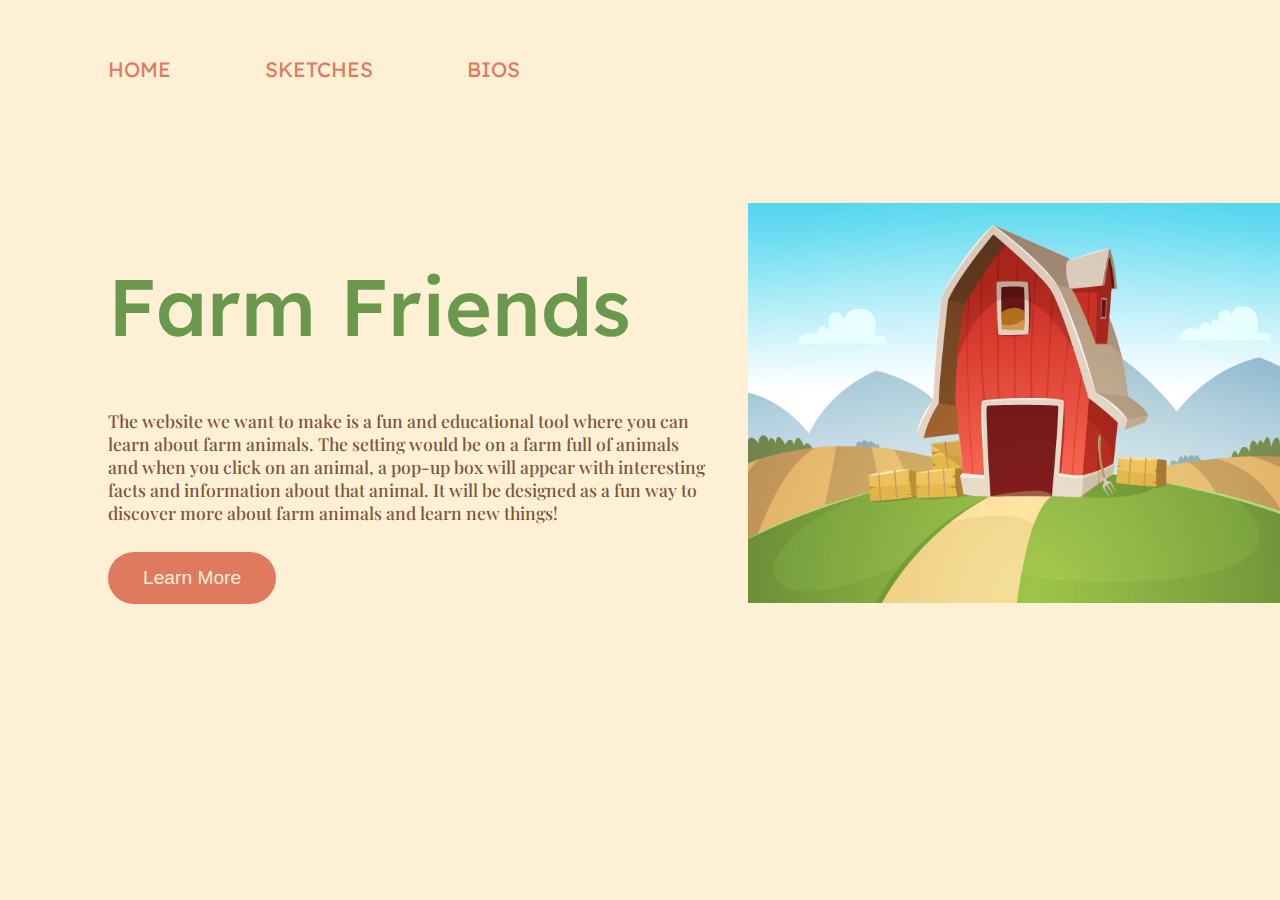
<file: index.html>
<!DOCTYPE html>
<html lang="en">

<head>
    <meta charset="UTF-8">
    <meta name="viewport" content="width=device-width, initial-scale=1.0">
    <title>Lab One</title>
    <link rel="stylesheet" href="styles.css">
    <link rel="preconnect" href="https://fonts.googleapis.com">
    <link rel="preconnect" href="https://fonts.gstatic.com" crossorigin>
    <link href="https://fonts.googleapis.com/css2?family=Playfair+Display:ital,wght@0,400..900;1,400..900&display=swap"
        rel="stylesheet">
    <link rel="preconnect" href="https://fonts.googleapis.com">
    <link rel="preconnect" href="https://fonts.gstatic.com" crossorigin>
    <link
        href="https://fonts.googleapis.com/css2?family=Lexend:wght@100..900&family=Playfair+Display:ital,wght@0,400..900;1,400..900&display=swap"
        rel="stylesheet">
</head>

<body>
    <nav>
        <ul class="navlinks">
            <li><a href="index.html">Home</a></li>
            <li><a href="sketches.html">Sketches</a></li>
            <li><a href="bios.html">Bios</a></li>
        </ul>
    </nav>

    <main>
        <div class="home">
            <div class="homeTexts">
                <h1>Farm Friends</h1>
                <p>The website we want to make is a fun and educational tool where you can learn about farm animals. The
                    setting would be on a farm full of animals and when you click on an animal, a pop-up box will appear
                    with interesting facts and information about that animal. It will be designed as a fun way to
                    discover more about farm animals and learn new things!</p>
                <a href="sketches.html">
                    <button id="homeButton">Learn More</button>
                </a>
            </div>
            <img src="farm.jpg" alt="Stock illustration photo of a farm" width="600px" height="400px">
        </div>
    </main>

</body>

</html>
</file>
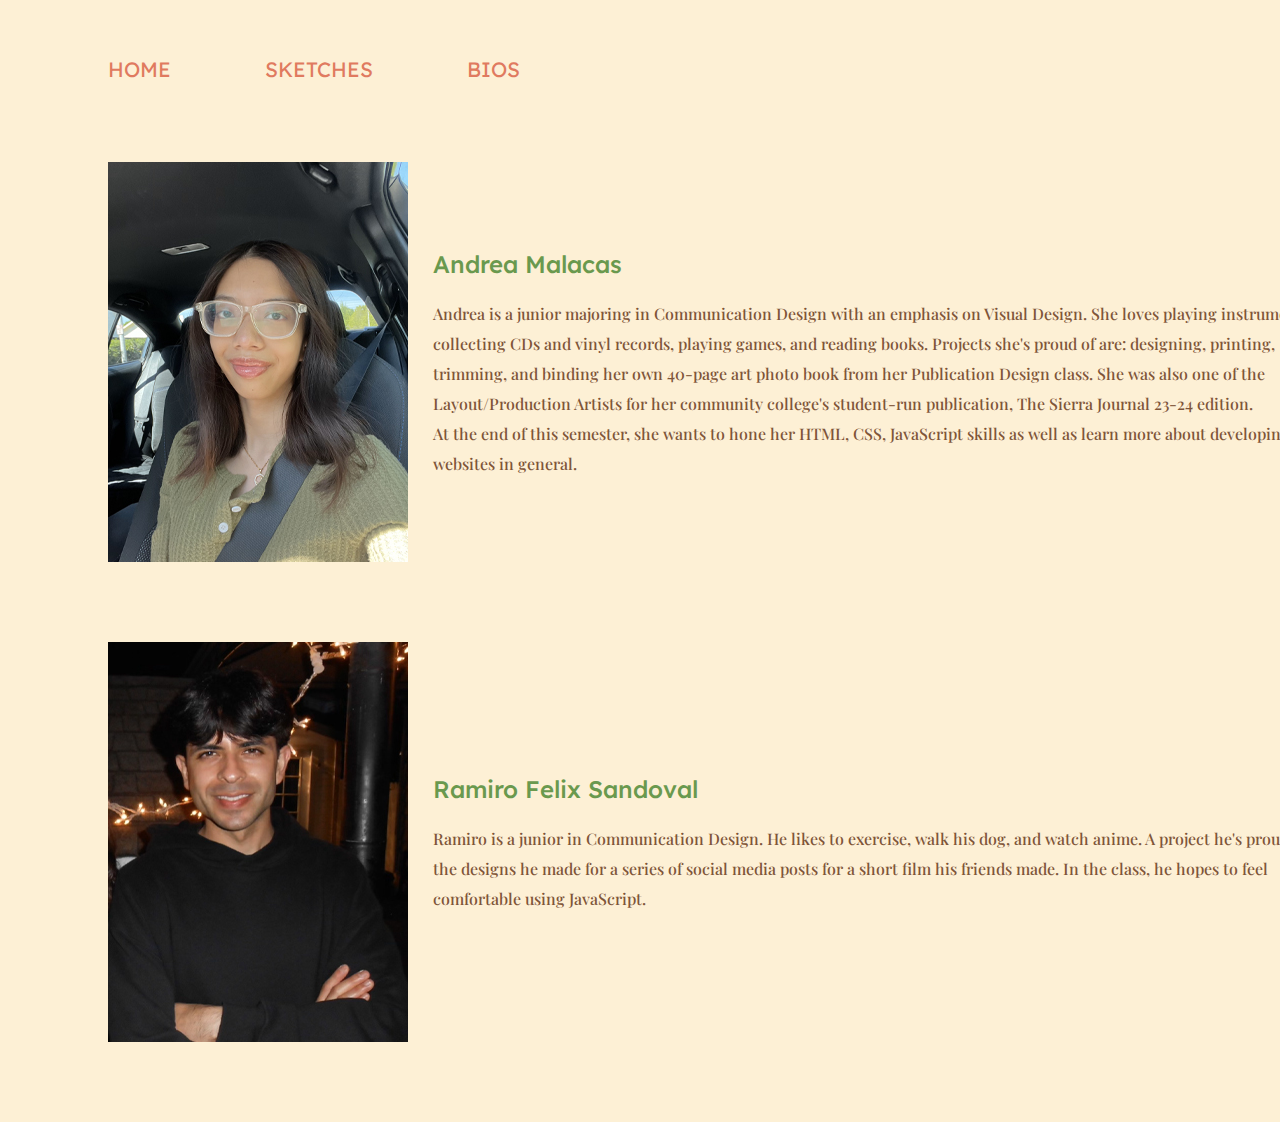
<file: bios.html>
<!DOCTYPE html>
<html lang="en">

<head>
    <meta charset="UTF-8">
    <meta name="viewport" content="width=device-width, initial-scale=1.0">
    <title>Lab One: Bios</title>
    <link rel="stylesheet" href="styles.css">
    <link rel="preconnect" href="https://fonts.googleapis.com">
    <link rel="preconnect" href="https://fonts.gstatic.com" crossorigin>
    <link href="https://fonts.googleapis.com/css2?family=Playfair+Display:ital,wght@0,400..900;1,400..900&display=swap"
        rel="stylesheet">
    <link rel="preconnect" href="https://fonts.googleapis.com">
    <link rel="preconnect" href="https://fonts.gstatic.com" crossorigin>
    <link
        href="https://fonts.googleapis.com/css2?family=Lexend:wght@100..900&family=Playfair+Display:ital,wght@0,400..900;1,400..900&display=swap"
        rel="stylesheet">
</head>

<body>
    <nav>
        <ul class="navlinks">
            <li><a href="index.html">Home</a></li>
            <li><a href="sketches.html">Sketches</a></li>
            <li><a href="bios.html">Bios</a></li>
        </ul>
    </nav>

    <main>
        <div class="aboutUs">
            <img src="bio1.jpg" alt="Photo of Andrea">
            <div class="aboutContent">
                <h2>Andrea Malacas</h2>
                <p>Andrea is a junior majoring in Communication Design with an emphasis on Visual Design. She loves
                    playing instruments, collecting CDs and vinyl records, playing games, and reading books. Projects
                    she's proud of are: designing, printing, trimming, and binding her own 40-page art photo book from
                    her Publication Design class. She was also one of the Layout/Production Artists for her community
                    college's student-run publication, The Sierra Journal 23-24 edition.<br>At the end of this semester,
                    she wants to hone her HTML, CSS, JavaScript skills as well as learn more about developing websites
                    in general. </p>
            </div>
        </div>

        <div class="aboutUs">
            <img src="bio2.jpg" alt="Photo of Ramiro">
            <div class="aboutContent">
                <h2>Ramiro Felix Sandoval</h2>
                <p>Ramiro is a junior in Communication Design. He likes to exercise, walk his dog, and watch anime. A
                    project he's proud of is, the designs he made for a series of social media posts for a short film
                    his friends made. In the class, he hopes to feel comfortable using JavaScript.
                </p>
            </div>
        </div>

    </main>

</body>

</html>
</file>
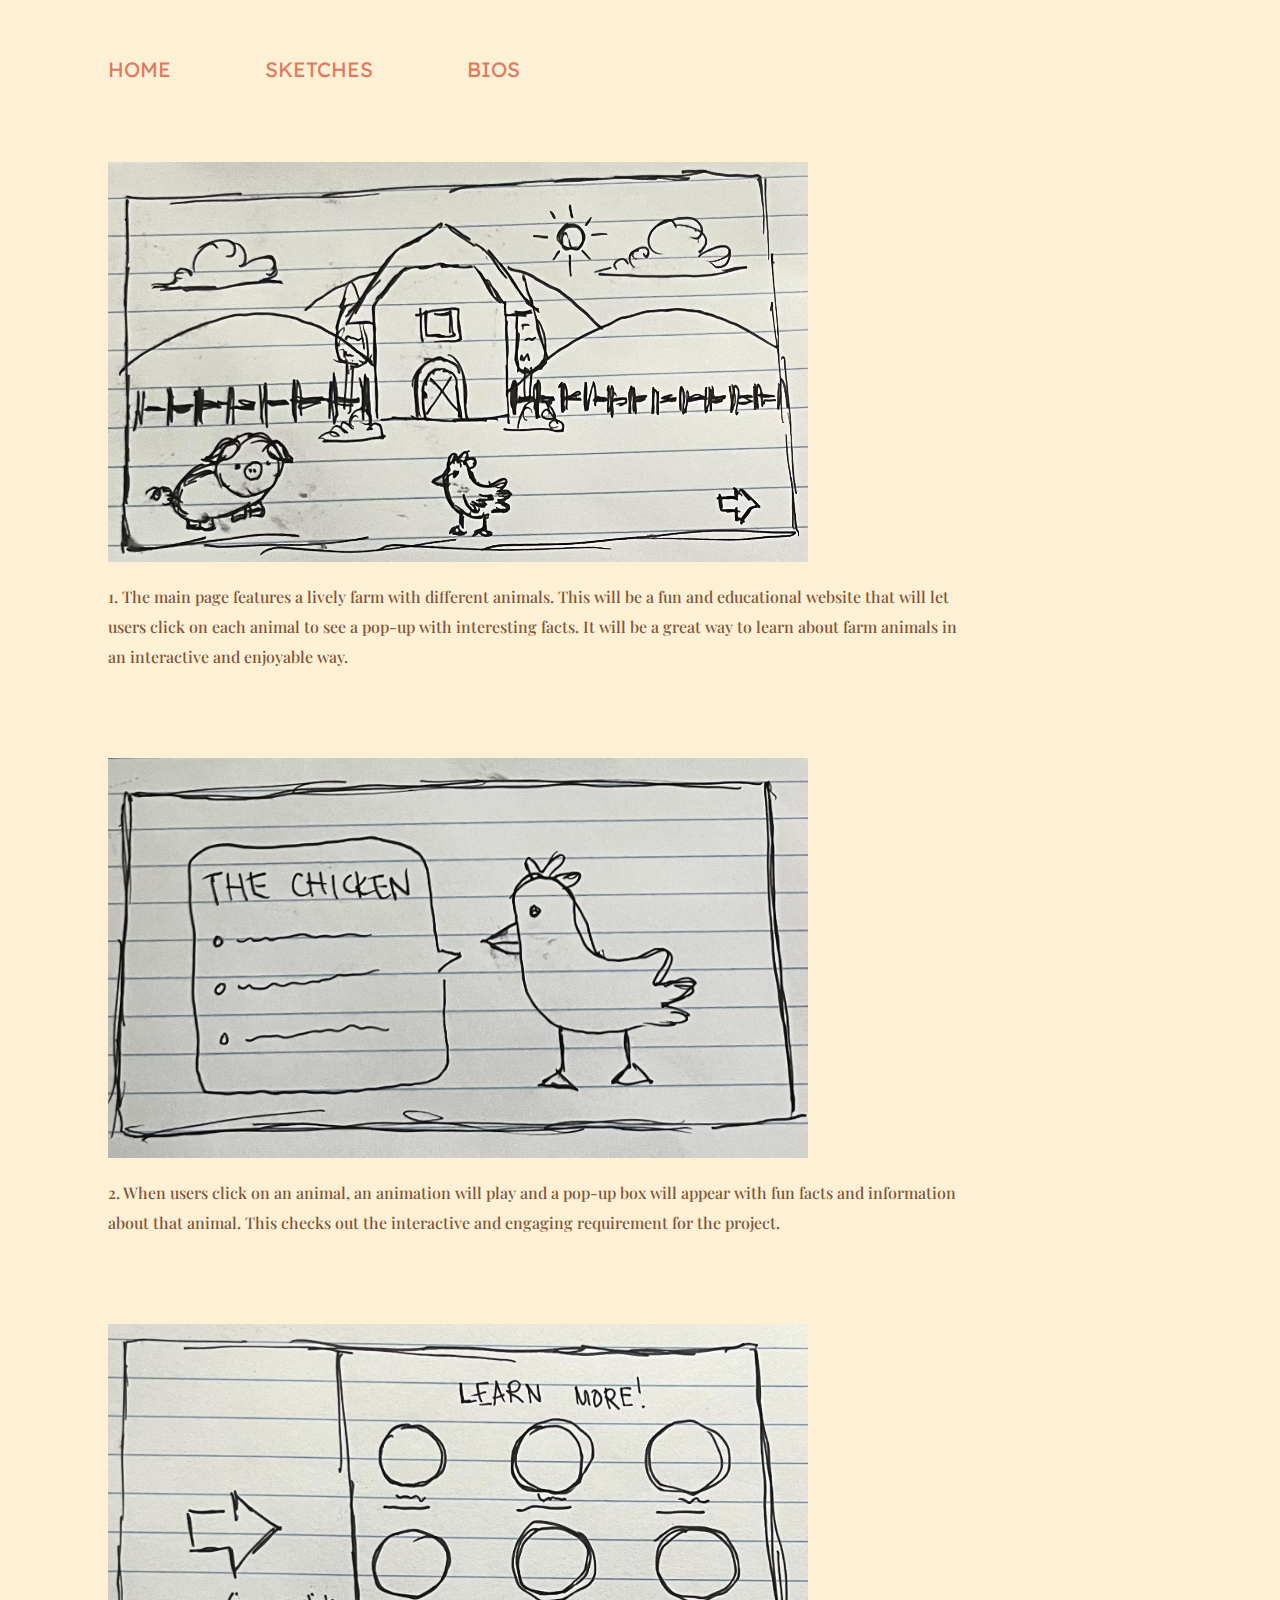
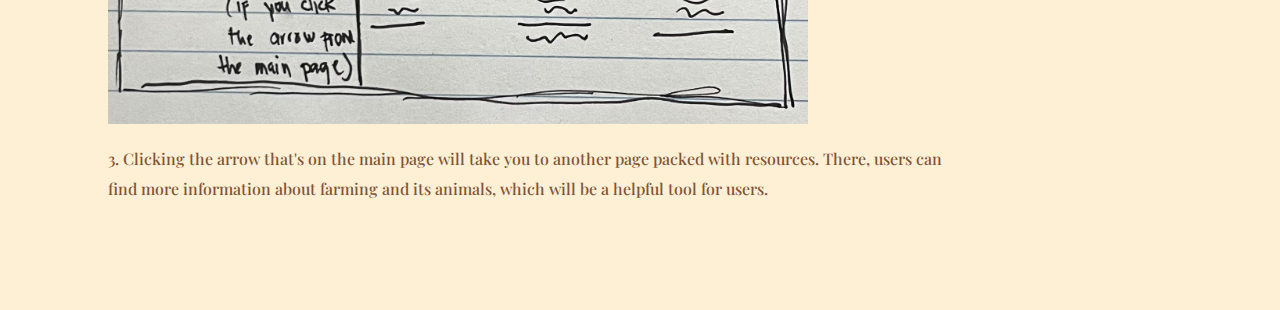
<file: sketches.html>
<!DOCTYPE html>
<html lang="en">

<head>
    <meta charset="UTF-8">
    <meta name="viewport" content="width=device-width, initial-scale=1.0">
    <title>Lab One</title>
    <link rel="stylesheet" href="styles.css">
    <link rel="preconnect" href="https://fonts.googleapis.com">
    <link rel="preconnect" href="https://fonts.gstatic.com" crossorigin>
    <link href="https://fonts.googleapis.com/css2?family=Playfair+Display:ital,wght@0,400..900;1,400..900&display=swap"
        rel="stylesheet">
    <link rel="preconnect" href="https://fonts.googleapis.com">
    <link rel="preconnect" href="https://fonts.gstatic.com" crossorigin>
    <link
        href="https://fonts.googleapis.com/css2?family=Lexend:wght@100..900&family=Playfair+Display:ital,wght@0,400..900;1,400..900&display=swap"
        rel="stylesheet">
</head>

<body>
    <nav>
        <ul class="navlinks">
            <li><a href="index.html">Home</a></li>
            <li><a href="sketches.html">Sketches</a></li>
            <li><a href="bios.html">Bios</a></li>
        </ul>
    </nav>

    <main>
        <div class="sketches">
            <div class="item">
                <img src="sketch1.jpg" alt="Image 1" width="700px" height="400px">
                <p>
                    1. The main page features a lively farm with different animals. This will be a fun and educational
                    website that will let
                    users click on each animal to see a pop-up with interesting facts. It will be a great way to learn
                    about
                    farm animals in an interactive and enjoyable way.</p>
            </div>
            <div class="item">
                <img src="sketch2.jpg" alt="Image 2" width="700px" height="400px">
                <p>
                    2. When users click on an animal, an animation will play and a pop-up box will appear with fun facts
                    and information about that animal. This checks out the interactive and engaging requirement for the
                    project.
                </p>
            </div>
            <div class="item">
                <img src="sketch3.jpg" alt="Image 3" width="700px" height="400px">
                <p>3. Clicking the arrow that's on the main page will take you to another page packed with resources.
                    There, users
                    can find more information about farming and its animals, which will be a helpful tool for users.</p>
            </div>
        </div>
    </main>

</body>

</html>
</file>
<file: styles.css>
nav {
    margin-left: 60px;
}

nav li {
    list-style: none;
    display: inline-block;
    margin-right: 90px;
    margin-top: 40px;
    font-family: 'Lexend', sans-serif;
}

nav li a {
    text-decoration: none;
    text-transform: uppercase;
    font-size: 1.3em;
}

.navlinks a:link,
.navlinks a:visited {
    color: #e07a5f;
    text-decoration: none;
    font-weight: 400;
}

.navlinks a:hover,
.navlinks a:active {
    color: #3d405b;
    text-decoration: underline;
    font-weight: 400;
}

.aboutUs {
    display: flex;
    margin-bottom: 80px;
    align-items: center;
    margin-left: 100px;
    margin-right: 100px;
    margin-top: 80px;
}

.aboutUs img {
    margin-right: 25px;
}

.aboutContent p {
    width: 900px;
    font-family: 'Playfair Display', serif;
    font-weight: 500;
    line-height: 30px;
    color: #7f5539;
}

.aboutContent h2 {
    font-family: 'Lexend', sans-serif;
    color: #6a994e;
    font-weight: 500;
}

body {
    background-color: #fdf0d5;
}

.home {
    margin-left: 100px;
    margin-right: 100px;
    display: flex;
    align-items: center;
    margin-top: 120px;
}

.home h1 {
    font-family: 'Lexend', sans-serif;
    color: #6a994e;
    font-weight: 500;
    font-size: 5em;
}

.home p {
    width: 600px;
    font-family: 'Playfair Display', serif;
    color: #7f5539;
    font-size: 1.1em;
    font-weight: 500;
}

.home img {
    margin-left: 40px;
}

#homeButton {
    background-color: #e07a5f;
    padding: 15px 35px;
    color: #fdf0d5;
    border: none;
    border-radius: 50px;
    font-size: 1.2em;
    cursor: pointer;
    text-decoration: none;
    margin-top: 10px;
}

#homeButton:hover {
    background-color: #3d405b;
    padding: 15px 35px;
    color: #fdf0d5;
    border: none;
    border-radius: 50px;
    font-size: 1.2em;
    cursor: pointer;
    text-decoration: none;
    margin-top: 10px;
}

#homeButton:visited {
    background-color: #3d405b;
    padding: 15px 35px;
    color: #fdf0d5;
    border: none;
    border-radius: 50px;
    font-size: 1.2em;
    cursor: pointer;
    text-decoration: none;
    margin-top: 10px;
}

.sketches {
    margin-left: 100px;
    margin-right: 100px;
    display: flex;
    align-items: center;
    margin-top: 80px;
    flex-direction: column;
    align-items: center;
    margin-bottom: 20px;
}

.item {
    margin-bottom: 70px;
}

.item p {
    color: #7f5539;
    font-family: 'Playfair Display', serif;
    font-weight: 500;
    line-height: 30px;
    width: 80%;
}
</file>
